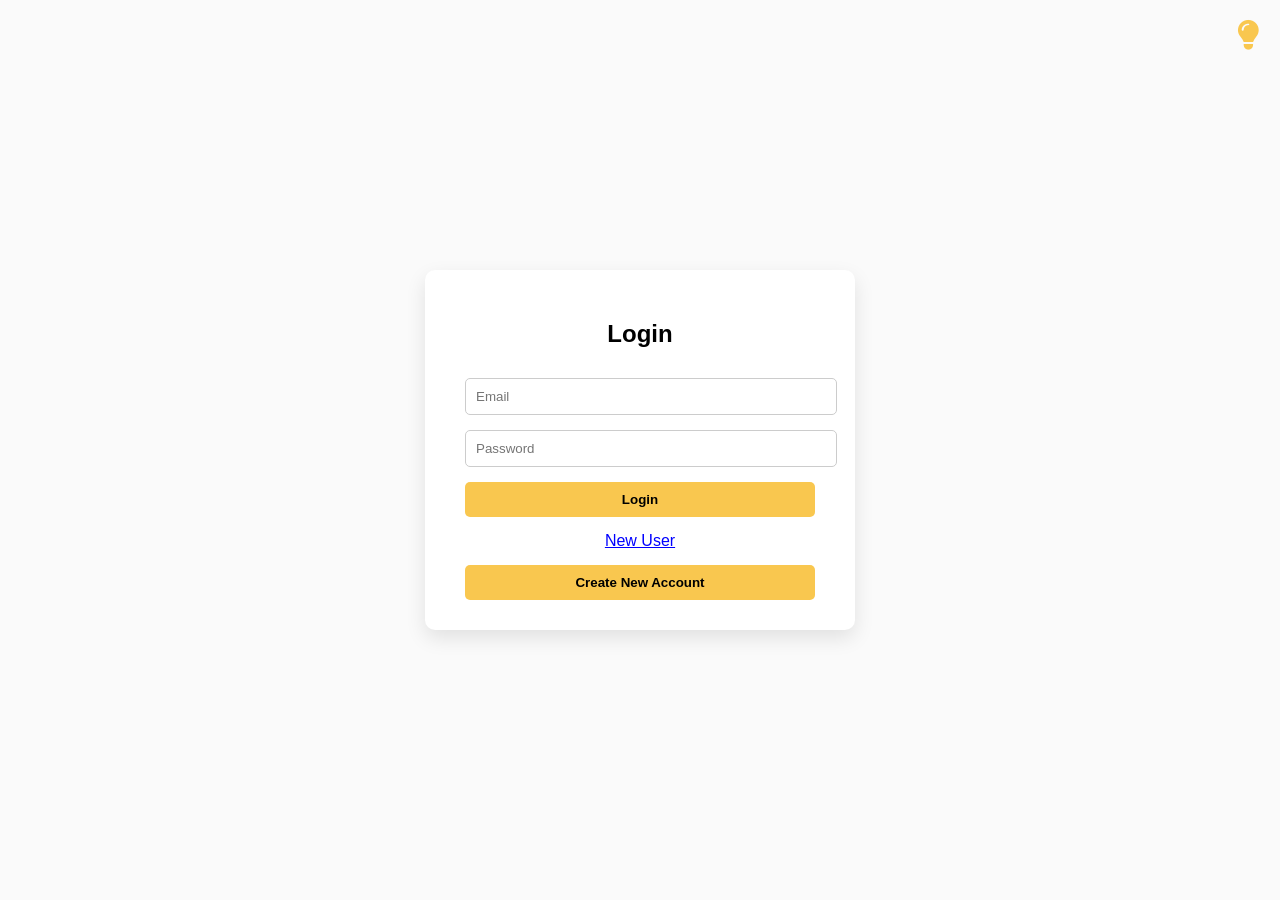
<file: login.html>
<!DOCTYPE html>
<html lang="en">
<head>
<meta charset="UTF-8">
<meta name="viewport" content="width=device-width, initial-scale=1.0">
<title>Login Page</title>
<link rel="stylesheet" href="login.css">
<link rel="stylesheet" href="https://cdnjs.cloudflare.com/ajax/libs/font-awesome/6.5.0/css/all.min.css">
</head>
<body>

<div class="lamp-container">
    <i class="fas fa-lightbulb" id="lamp"></i>
</div>

<div class="page-wrapper" id="loginWrapper">
    <div class="login-page">
        <h2>Login</h2>
        <input type="text" placeholder="Email">
        <input type="password" placeholder="Password">
         <button>Login</button>
        <nav>New User</nav>
        <button id="create">Create New Account</button>
    </div>
</div>

<script src="login.js"></script>
</body>
</html>
</file>
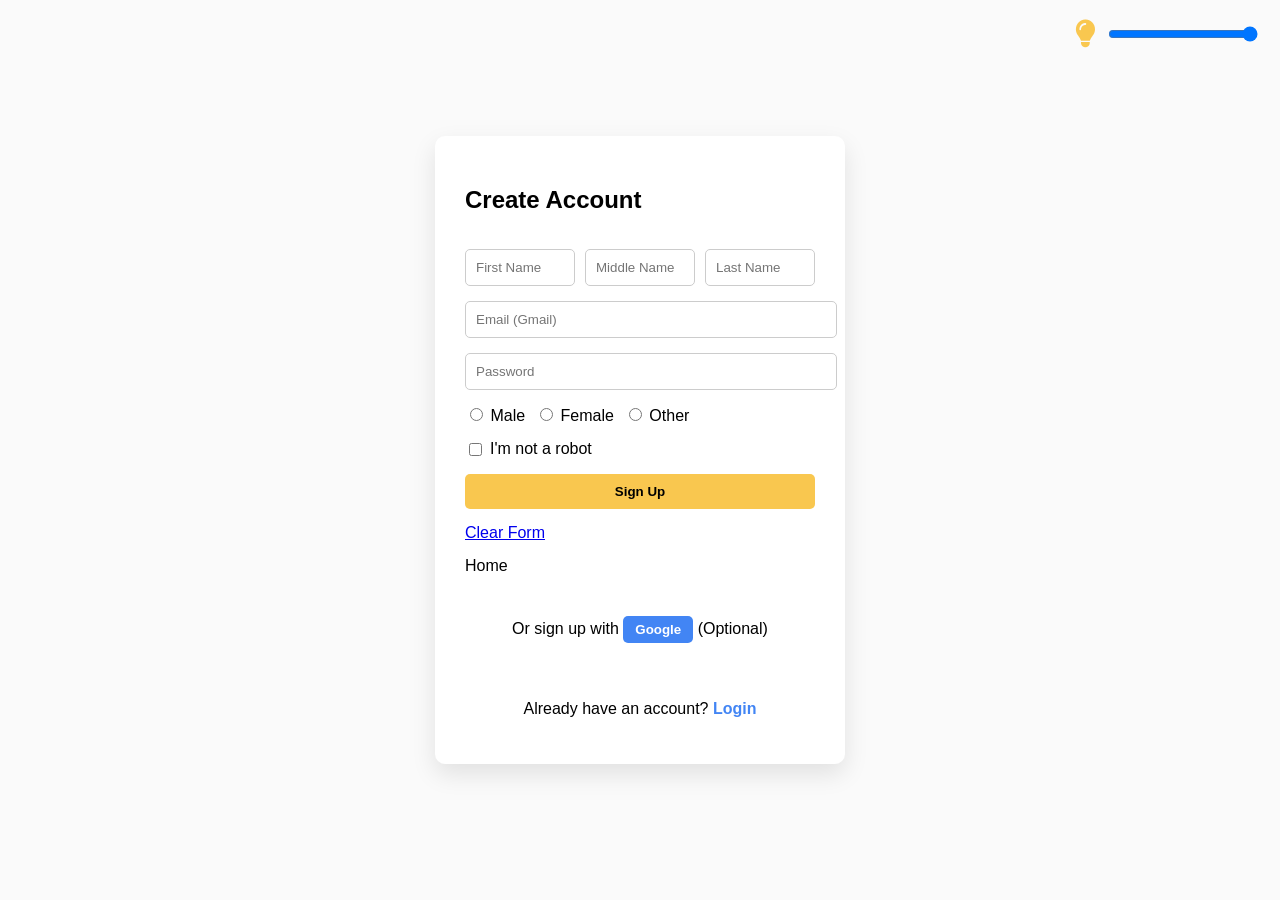
<file: signup.html>
<!DOCTYPE html>
<html lang="en">
<head>
<meta charset="UTF-8">
<meta name="viewport" content="width=device-width, initial-scale=1.0">
<title>Signup Page</title>
<link rel="stylesheet" href="signup.css">
<link rel="stylesheet" href="https://cdnjs.cloudflare.com/ajax/libs/font-awesome/6.5.0/css/all.min.css">
</head>
<body>

<div class="lamp-container">
    <i class="fas fa-lightbulb" id="lamp"></i>
    <input type="range" id="brightnessSlider" min="0" max="100" value="100">
</div>

<div class="page-wrapper" id="signupWrapper">
    <div class="signup-page">
        <h2>Create Account</h2>
        <div class="name-fields">
            <input type="text" id="firstName" placeholder="First Name" required>
            <input type="text" id="middleName" placeholder="Middle Name">
            <input type="text" id="lastName" placeholder="Last Name" required>
        </div>
        <input type="email" id="email" placeholder="Email (Gmail)" required>
        <input type="password" id="password" placeholder="Password" required>
        <div class="gender">
            <label><input type="radio" name="gender" value="male" required> Male</label>
            <label><input type="radio" name="gender" value="female"> Female</label>
            <label><input type="radio" name="gender" value="other"> Other</label>
        </div>
        <label class="human-check">
            <input type="checkbox" id="humanCheck" required> I'm not a robot
        </label>

        <button id="signupBtn">Sign Up</button>
        <div class="clear-form">
            <a href="#" id="clearForm">Clear Form</a>
        </div>
        <div class="home">
            <span id="home">Home</span>
        </div>
        <div class="optional-google">
            <p>Or sign up with <button id="googleBtn">Google</button> (Optional)</p>
        </div>
        <div class="login-link">
            <p>Already have an account? <span id="loginLink">Login</span></p>
        </div>
    </div>
</div>

<script src="signup.js"></script>
</body>
</html>
</file>
<file: login.css>
body {
    margin: 0;
    font-family: Arial, sans-serif;
    background-color: #fafafa;
}

.lamp-container {
    position: fixed;
    top: 20px;
    right: 20px;
    z-index: 1000;
}

#lamp {
    font-size: 30px;
    color: #f9c74f;
    cursor: pointer;
}

.page-wrapper {
    display: flex;
    justify-content: center;
    align-items: center;
    min-height: 100vh;
    transition: opacity 0.3s;
}

.login-page {
    background: white;
    padding: 30px 40px;
    border-radius: 10px;
    box-shadow: 0 8px 20px rgba(0, 0, 0, 0.1);
    width: 350px;
    display: flex;
    flex-direction: column;
    gap: 15px;
}

.login-page h2 {
    text-align: center;
    margin-bottom: 15px;
}

.login-page input {
    padding: 10px;
    border-radius: 5px;
    border: 1px solid #ccc;
    width: 100%;
}

.login-page button {
    padding: 10px;
    border: none;
    background-color: #f9c74f;
    color: #000;
    font-weight: bold;
    border-radius: 5px;
    cursor: pointer;
}

.login-page nav {
    text-align: center;
    color: blue;
    cursor: pointer;
    text-decoration: underline;
}
</file>
<file: signup.css>
body {
    margin: 0;
    font-family: Arial, sans-serif;
    background-color: #fafafa;
}

.lamp-container {
    position: fixed;
    top: 20px;
    right: 20px;
    display: flex;
    align-items: center;
    gap: 10px;
    z-index: 1000;
}

#brightnessSlider {
    width: 150px;
}

#lamp {
    font-size: 28px;
    color: #f9c74f;
    cursor: pointer;
}

.page-wrapper {
    width: 100%;
    height: 100vh;
    display: flex;
    justify-content: center;
    align-items: center;
    transition: filter 0.3s, opacity 0.3s;
}

.signup-page {
    background: #fff;
    padding: 30px;
    border-radius: 10px;
    box-shadow: 0 10px 25px rgba(0, 0, 0, 0.1);
    display: flex;
    flex-direction: column;
    gap: 15px;
    width: 350px;
}

.name-fields {
    display: flex;
    gap: 10px;
}

.name-fields input {
    flex: 1;
}

input[type="text"],
input[type="email"],
input[type="password"] {
    padding: 10px;
    border-radius: 5px;
    border: 1px solid #ccc;
    outline: none;
    width: 100%;
}

.gender {
    display: flex;
    gap: 10px;
}

.human-check {
    display: flex;
    align-items: center;
    gap: 5px;
}

button {
    padding: 10px;
    border: none;
    border-radius: 5px;
    background-color: #f9c74f;
    font-weight: bold;
    cursor: pointer;
}

button:hover {
    background-color: #f0b900;
}

.optional-google {
    text-align: center;
    margin-top: 10px;
}

.optional-google button {
    background-color: #4285F4;
    color: white;
    padding: 6px 12px;
    border-radius: 5px;
}

.optional-google button:hover {
    background-color: #357ae8;
}

body {
    margin: 0;
    font-family: Arial, sans-serif;
    background-color: #fafafa;
}

.lamp-container {
    position: fixed;
    top: 20px;
    right: 20px;
    display: flex;
    align-items: center;
    gap: 10px;
    z-index: 1000;
}

#brightnessSlider {
    width: 150px;
}

#lamp {
    font-size: 28px;
    color: #f9c74f;
    cursor: pointer;
}

.page-wrapper {
    width: 100%;
    height: 100vh;
    display: flex;
    justify-content: center;
    align-items: center;
    transition: filter 0.3s, opacity 0.3s;
}

.signup-page {
    background: #fff;
    padding: 30px;
    border-radius: 10px;
    box-shadow: 0 10px 25px rgba(0, 0, 0, 0.1);
    display: flex;
    flex-direction: column;
    gap: 15px;
    width: 350px;
}

.name-fields {
    display: flex;
    gap: 10px;
}

.name-fields input {
    flex: 1;
}

input[type="text"],
input[type="email"],
input[type="password"] {
    padding: 10px;
    border-radius: 5px;
    border: 1px solid #ccc;
    outline: none;
    width: 100%;
}

.gender {
    display: flex;
    gap: 10px;
}

.human-check {
    display: flex;
    align-items: center;
    gap: 5px;
}

button {
    padding: 10px;
    border: none;
    border-radius: 5px;
    background-color: #f9c74f;
    font-weight: bold;
    cursor: pointer;
}

button:hover {
    background-color: #f0b900;
}

.optional-google {
    text-align: center;
    margin-top: 10px;
}

.optional-google button {
    background-color: #4285F4;
    color: white;
    padding: 6px 12px;
    border-radius: 5px;
}

.optional-google button:hover {
    background-color: #357ae8;
}

.login-link {
    text-align: center;
    margin-top: 10px;
}

#loginLink {
    color: #4285F4;
    cursor: pointer;
    font-weight: bold;
}

#loginLink:hover {
    text-decoration: underline;
}

#home {
    cursor: pointer;
}
</file>
